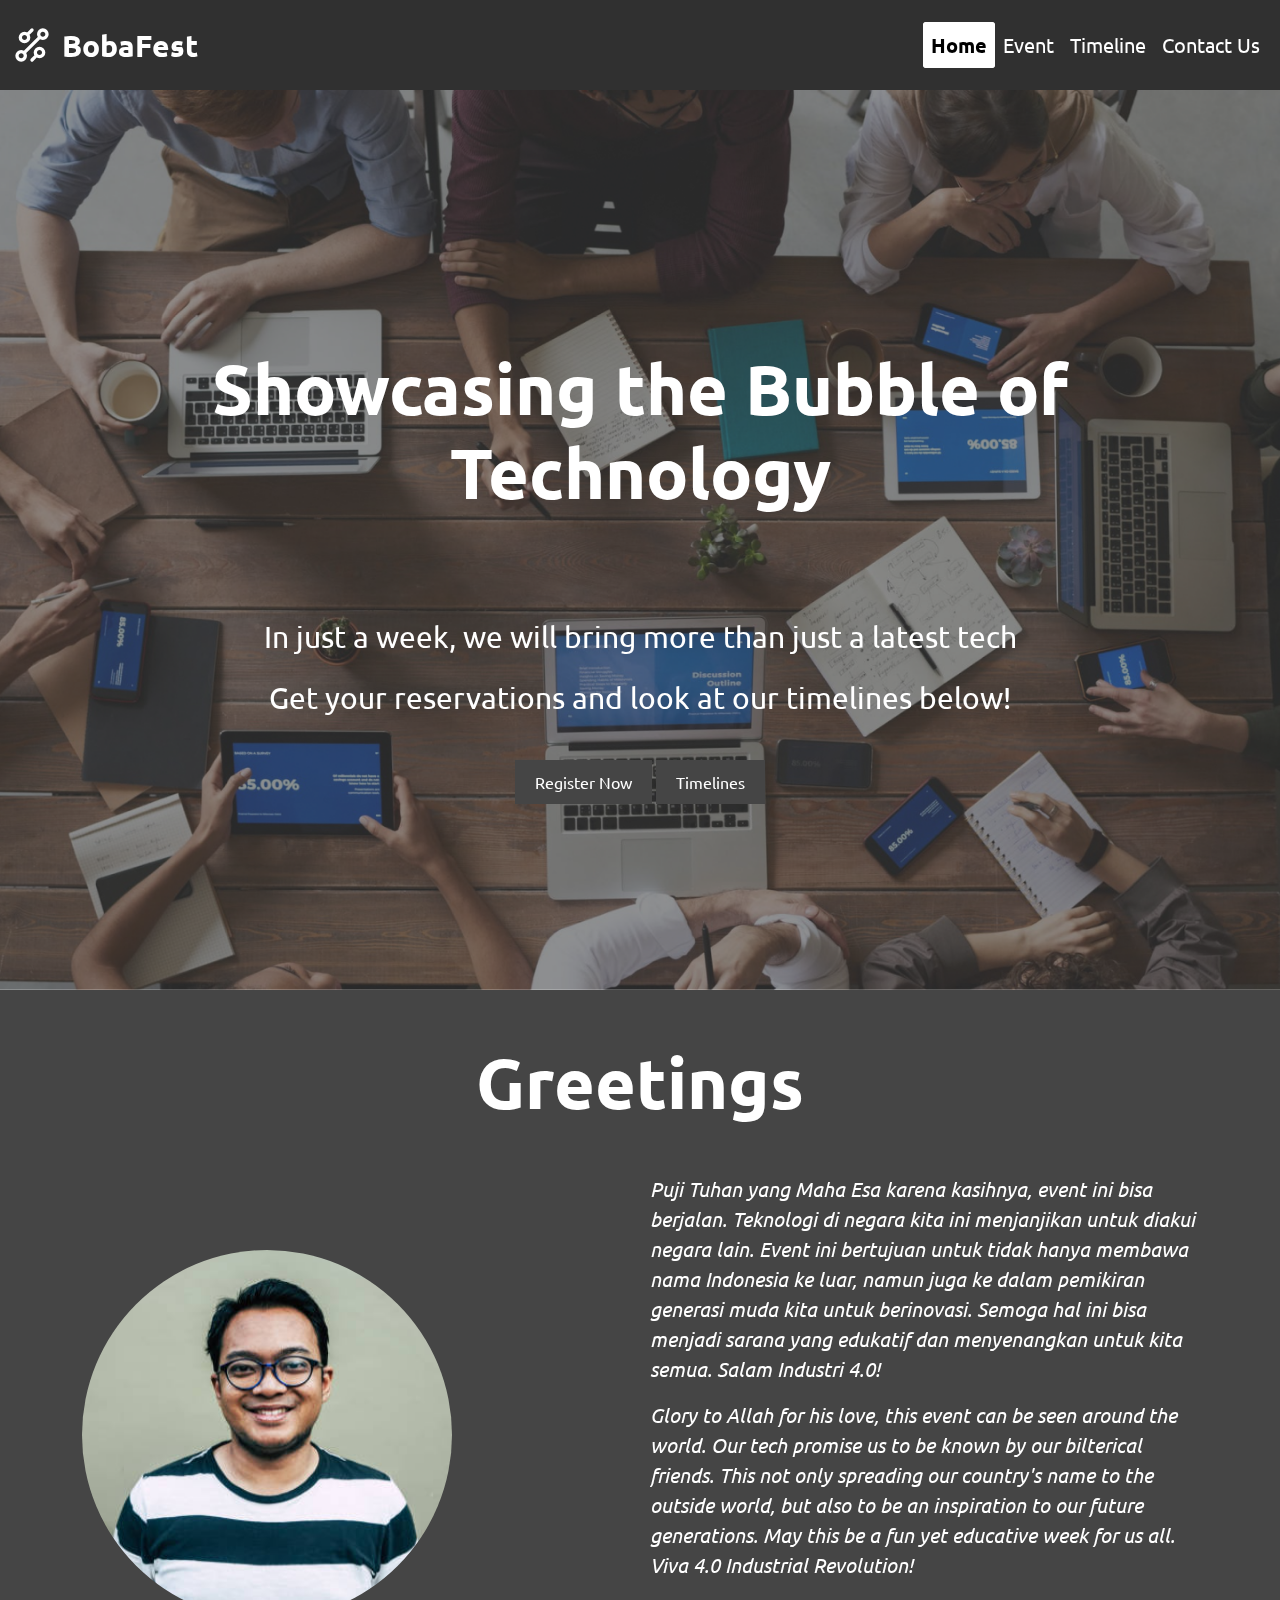
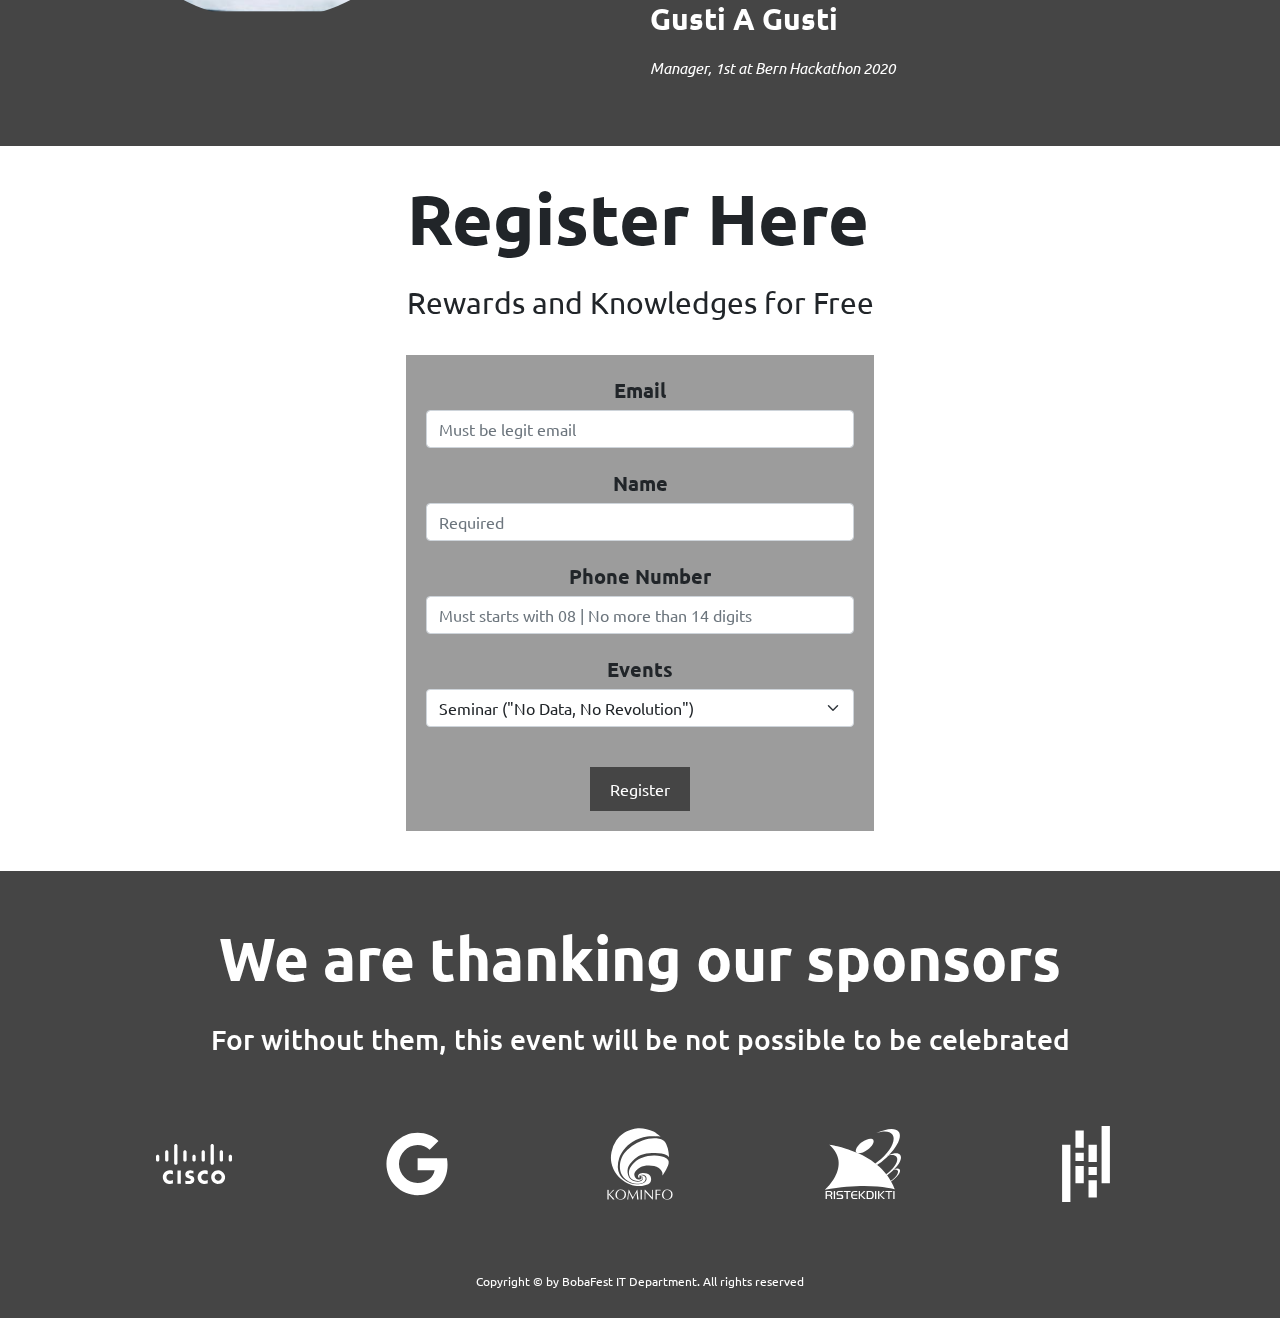
<file: index.html>
<!DOCTYPE html>
<html lang="en">
<head>
  <meta charset="UTF-8">
  <meta http-equiv="X-UA-Compatible" content="IE=edge">
  <meta name="viewport" content="width=device-width, initial-scale=1.0">
  <title>Welcome to Boba Fest</title>

  <link rel="stylesheet" href="css/bootstrap.css">
  <link rel="stylesheet" href="https://cdn.jsdelivr.net/npm/bootstrap-icons@1.3.0/font/bootstrap-icons.css">
  <link rel="stylesheet" href="css/navcss.css">
  <link rel="stylesheet" href="css/indexcss.css">

</head>
<body>
  
  <div class="notif">

  </div>

  <nav class="navbar navbar-expand-sm">
    <div class="container-fluid">
      <a class="navbar-brand" href="index.html">
        <img src="assets/logo.svg" alt="" srcset="">
        <div class="navbar-text">
          <span>BobaFest</span>
        </div>
      </a>      
  
      <button class="navbar-toggler navcustom" type="button" data-bs-toggle="collapse"
        data-bs-target="#navbarSupportedContent" aria-controls="navbarSupportedContent" aria-expanded="false"
        aria-label="Toggle navigation">
        <span class="navi">
          <i class="bi bi-grid"></i>
        </span>
      </button>
  
      <div class="collapse navbar-collapse goright" id="navbarSupportedContent">
        <ul class="navbar-nav navlist ms-auto">
          <li class="nav-item current">
            <a class="nav-link disabled current" href="">Home</a>
          </li>
          <li class="nav-item">
            <a class="nav-link" href="event.html">Event</a>
          </li>
          <li class="nav-item">
            <a class="nav-link" href="timeline.html">Timeline</a>
          </li>
          <li class="nav-item">
            <a class="nav-link" href="contactus.html">Contact Us</a>
          </li>
        </ul>
      </div>
    </div>
  </nav>


  <div class="header">

    <div id="carouselExampleSlidesOnly" class="carousel slide" data-bs-ride="carousel" data-bs-interval="3000">
      <div class="carousel-inner">
        <div class="carousel-item img img1">
          <!-- <img src="assets/landing-carousel-1.png" class="d-block w-100" alt="..."> -->
        </div>
        <div class="carousel-item img img2">
          <!-- <img src="assets/landing-carousel-2.png" class="d-block w-100" alt="..."> -->
        </div>
        <div class="carousel-item active img img3">
          <!-- <img src="assets/landing-carousel-3.png" class="d-block w-100" alt="..."> -->
        </div>
      </div>
    </div>

    <div class="container">
        <div class="row">
          <h1>Showcasing the Bubble of 
            Technology</h1>
          <p>In just a week, we will bring more than just a latest tech</p>
          <p>Get your reservations and look at our timelines below!</p>          
        </div>
        <div class="row mt-4">
          <div class="col-sm-12">
            <button onclick="toRegister()">Register Now</button>
            <a href="timeline.html"><button type="button btn-lg">Timelines</button></a>
          </div>
        </div>
    </div>
  </div>

  <div class="salute">
    <div class="container">

      <div class="row title">
        <h1>Greetings</h1>
      </div>

      <div class="people">
        <div class="image">
          <img src="assets/gusti.svg">
        </div>
        <div class="text">
          <p class="quote" id="indo">Puji Tuhan yang Maha Esa karena kasihnya, event ini bisa berjalan. Teknologi di negara kita ini menjanjikan untuk diakui negara lain. Event ini bertujuan untuk tidak hanya membawa nama Indonesia ke luar, namun juga ke dalam pemikiran generasi muda kita untuk berinovasi. Semoga hal ini bisa menjadi sarana yang edukatif dan menyenangkan untuk kita semua. Salam Industri 4.0!
          </p>
          <p class="quote" id="eng">Glory to Allah for his love, this event can be seen around the world. Our tech promise us to be known by our bilterical friends. This not only spreading our country's name to the outside world, but also to be an inspiration to our future generations. May this be a fun yet educative week for us all. Viva 4.0 Industrial Revolution!</p>
          <p class="author">Gusti A Gusti</p>
          <p class="description">Manager, 1st at Bern Hackathon 2020</p>
        </div>
      </div>

    </div>
  </div>

  <div class="registration" id="registerhere">
    <div class="container">
      <div class="title">
        <h1>Register Here</h1>
        <p>Rewards and Knowledges for Free</p>
      </div>

      <form>
        <!-- Email -->
        <div class="iEmail">
          <label for="" class="form-label">Email</label>
          <input type="email" name="email" id="email" class="form-control" placeholder="Must be legit email" required>      
        </div>

        <!-- Name -->    
        <div class="iName">
          <label for="" class="form-label">Name</label>
          <input type="text" name="name" id="name" class="form-control" placeholder="Required" required>
        </div>    

        <!-- Number -->
        <div class="iNumber">
          <label for="" class="form-label">Phone Number</label>
          <input type="number" name="number" id="number" class="form-control" placeholder="Must starts with 08 | No more than 14 digits" required pattern="08.+" maxlength="14">
        </div>

        <!-- Event -->
        <div class="iEvent">
          <label for="" class="form-label">Events</label>
          <select name="event" id="event" class="form-select">
            <option value="1">Seminar ("No Data, No Revolution")</option>
            <option value="2">Seminar ("IoT : Friendly Inanimate Business Partner")</option>
            <option value="3">Google ("What do We Know About AI Mind Reader")</option>
            <option value="4">Cisco ("From Diagram to Realgram")</option>
            <option value="5">EXPO + Prototype Showcasing</option>
          </select>
        </div>

  
        <!-- Submit -->
        <div class="iSubmit">
          <button type="button" id="submitted">Register</button>
        </div>
      </form>
    </div>
  </div>

  <div class="sponsor">
    <div class="container">
      <div class="row titles">
        <h1>We are thanking our sponsors</h1>
        <h3>For without them, this event will be not possible to be celebrated</h3>
      </div>
      <div class="row sponsorlogo">
        <img src="assets/cisco.svg" alt="">
        <img src="assets/google.svg" alt="">
        <img src="assets/kemenkominfo.svg" alt="">
        <img src="assets/kemenristek.svg" alt="">
        <img src="assets/pandas.svg" alt="">
      </div>
      <div class="row credits">
        <h6>Copyright &copy; by BobaFest IT Department. All rights reserved</h6>
      </div>
    </div>
  </div>

  <script defer src="js/bootstrap.js"></script>
  <script defer src="https://ajax.googleapis.com/ajax/libs/jquery/3.5.1/jquery.min.js"></script>
  <script defer src="js/indexjs.js"></script>
</body>
</html>
</file>
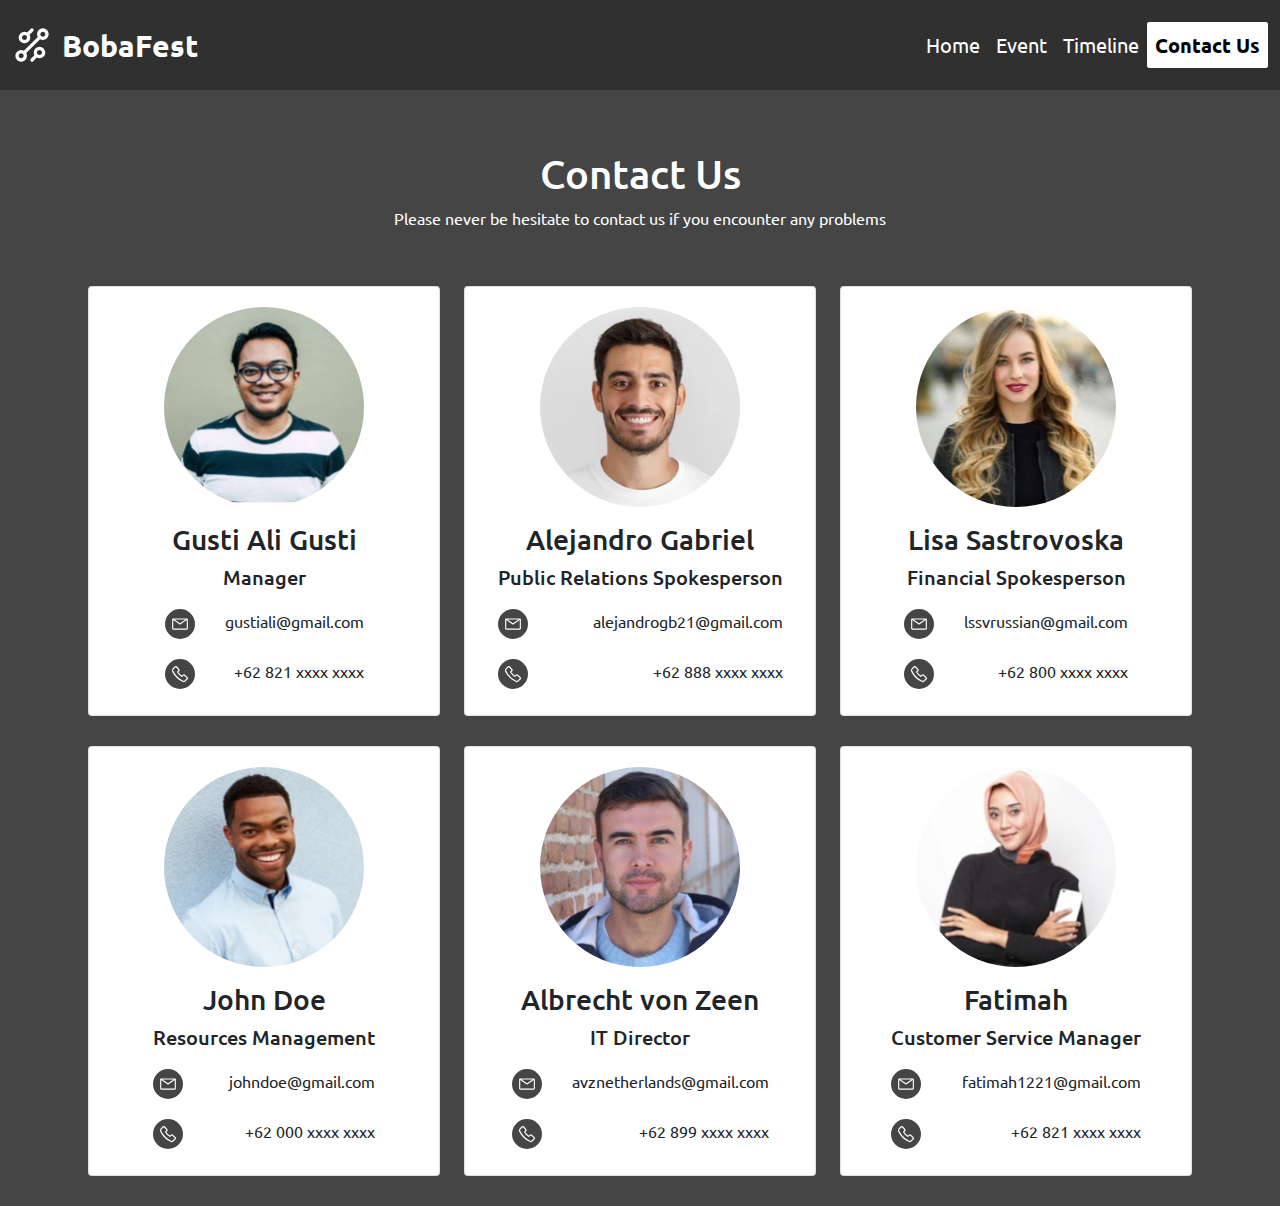
<file: contactus.html>
<!DOCTYPE html>
<html lang="en">
<head>
  <meta charset="UTF-8">
  <meta http-equiv="X-UA-Compatible" content="IE=edge">
  <meta name="viewport" content="width=device-width, initial-scale=1.0">
  <title>Contact Us</title>

  <link rel="stylesheet" href="css/bootstrap.css">
  <link rel="stylesheet" href="css/navcss.css">
  <link rel="stylesheet" href="css/contactuscss.css">
  <link rel="stylesheet" href="https://cdn.jsdelivr.net/npm/bootstrap-icons@1.3.0/font/bootstrap-icons.css">

</head>
<body>
  <nav class="navbar navbar-expand-sm">
    <div class="container-fluid">
      <a class="navbar-brand" href="index.html">
        <img src="assets/logo.svg" alt="" srcset="">
        <div class="navbar-text">
          <span>BobaFest</span>
        </div>
      </a>

      <button class="navbar-toggler navcustom" type="button" data-bs-toggle="collapse"
        data-bs-target="#navbarSupportedContent" aria-controls="navbarSupportedContent" aria-expanded="false"
        aria-label="Toggle navigation">
        <span class="navi">
          <i class="bi bi-grid"></i>
        </span>
      </button>

      <div class="collapse navbar-collapse goright" id="navbarSupportedContent">
        <ul class="navbar-nav navlist ms-auto">
          <li class="nav-item">
            <a class="nav-link" href="index.html">Home</a>
          </li>
          <li class="nav-item">
            <a class="nav-link" href="event.html">Event</a>
          </li>
          <li class="nav-item">
            <a class="nav-link" href="timeline.html">Timeline</a>
          </li>
          <li class="nav-item current">
            <a class="nav-link disabled current" href="#">Contact Us</a>
          </li>
        </ul>
      </div>
    </div>
  </nav>

  <div class="mains">
    <div class="container1">

      <div class="row title">
        <h1>Contact Us</h1>
        <p>Please never be hesitate to contact us if you encounter any problems</p>
      </div>

      <div class="row lists">
        <div class="col">
          <div class="card">
            <img src="assets/gusti.svg" class="card-img-top" alt="...">
            <div class="card-body">
              <h3 class="card-title">Gusti Ali Gusti</h3>
              <h5>Manager</h5>

              <div class="contacts">
                <div class="cl">
                  <img src="assets/mail-logo.svg" alt="" srcset="">
                  <p>gustiali@gmail.com</p>
                </div>

                <div class="cl">
                  <img src="assets/phone-logo.svg" alt="" srcset="">
                  <p>+62 821 xxxx xxxx</p>
                </div>
              </div>

            </div>
          </div>
        </div>

        <div class="col">
          <div class="card">
            <img src="assets/alejandro.svg" class="card-img-top" alt="...">
            <div class="card-body">
              <h3 class="card-title">Alejandro Gabriel</h3>
              <h5>Public Relations Spokesperson</h5>

              <div class="contacts ">
                <div class="cl">
                  <img src="assets/mail-logo.svg" alt="" srcset="">
                  <p>alejandrogb21@gmail.com</p>
                </div>

                <div class="cl">
                  <img src="assets/phone-logo.svg" alt="" srcset="">
                  <p>+62 888 xxxx xxxx</p>
                </div>
              </div>

            </div>
          </div>
        </div>

        <div class="col">
          <div class="card">
            <img src="assets/lisa.svg" class="card-img-top" alt="...">
            <div class="card-body">
              <h3 class="card-title">Lisa Sastrovoska</h3>
              <h5>Financial Spokesperson</h5>

              <div class="contacts">
                <div class="cl">
                  <img src="assets/mail-logo.svg" alt="" srcset="">
                  <p>lssvrussian@gmail.com</p>
                </div>

                <div class="cl">
                  <img src="assets/phone-logo.svg" alt="" srcset="">
                  <p>+62 800 xxxx xxxx</p>
                </div>
              </div>

            </div>
          </div>
        </div>

      </div>

      <div class="row lists">
        <div class="col">
          <div class="card">
            <img src="assets/john.svg" class="card-img-top" alt="...">
            <div class="card-body">
              <h3 class="card-title">John Doe</h3>
              <h5>Resources Management</h5>

              <div class="contacts">
                <div class="cl">
                  <img src="assets/mail-logo.svg" alt="" srcset="">
                  <p>johndoe@gmail.com</p>
                </div>

                <div class="cl">
                  <img src="assets/phone-logo.svg" alt="" srcset="">
                  <p>+62 000 xxxx xxxx</p>
                </div>
              </div>

            </div>
          </div>
        </div>

        <div class="col">
          <div class="card">
            <img src="assets/albrecht.svg" class="card-img-top" alt="notfound">
            <div class="card-body">
              <h3 class="card-title">Albrecht von Zeen</h3>
              <h5>IT Director</h5>

              <div class="contacts ">
                <div class="cl">
                  <img src="assets/mail-logo.svg" alt="" srcset="">
                  <p>avznetherlands@gmail.com</p>
                </div>

                <div class="cl">
                  <img src="assets/phone-logo.svg" alt="" srcset="">
                  <p>+62 899 xxxx xxxx</p>
                </div>
              </div>

            </div>
          </div>
        </div>

        <div class="col">
          <div class="card">
            <img src="assets/fatimah.svg" class="card-img-top" alt="...">
            <div class="card-body">
              <h3 class="card-title">Fatimah</h3>
              <h5>Customer Service Manager</h5>

              <div class="contacts">
                <div class="cl">
                  <img src="assets/mail-logo.svg" alt="" srcset="">
                  <p>fatimah1221@gmail.com</p>
                </div>

                <div class="cl">
                  <img src="assets/phone-logo.svg" alt="" srcset="">
                  <p>+62 821 xxxx xxxx</p>
                </div>
              </div>

            </div>
          </div>
        </div>

      </div>

    </div>
  </div>

  <script src="js/bootstrap.js"></script>

</body>
</html>
</file>
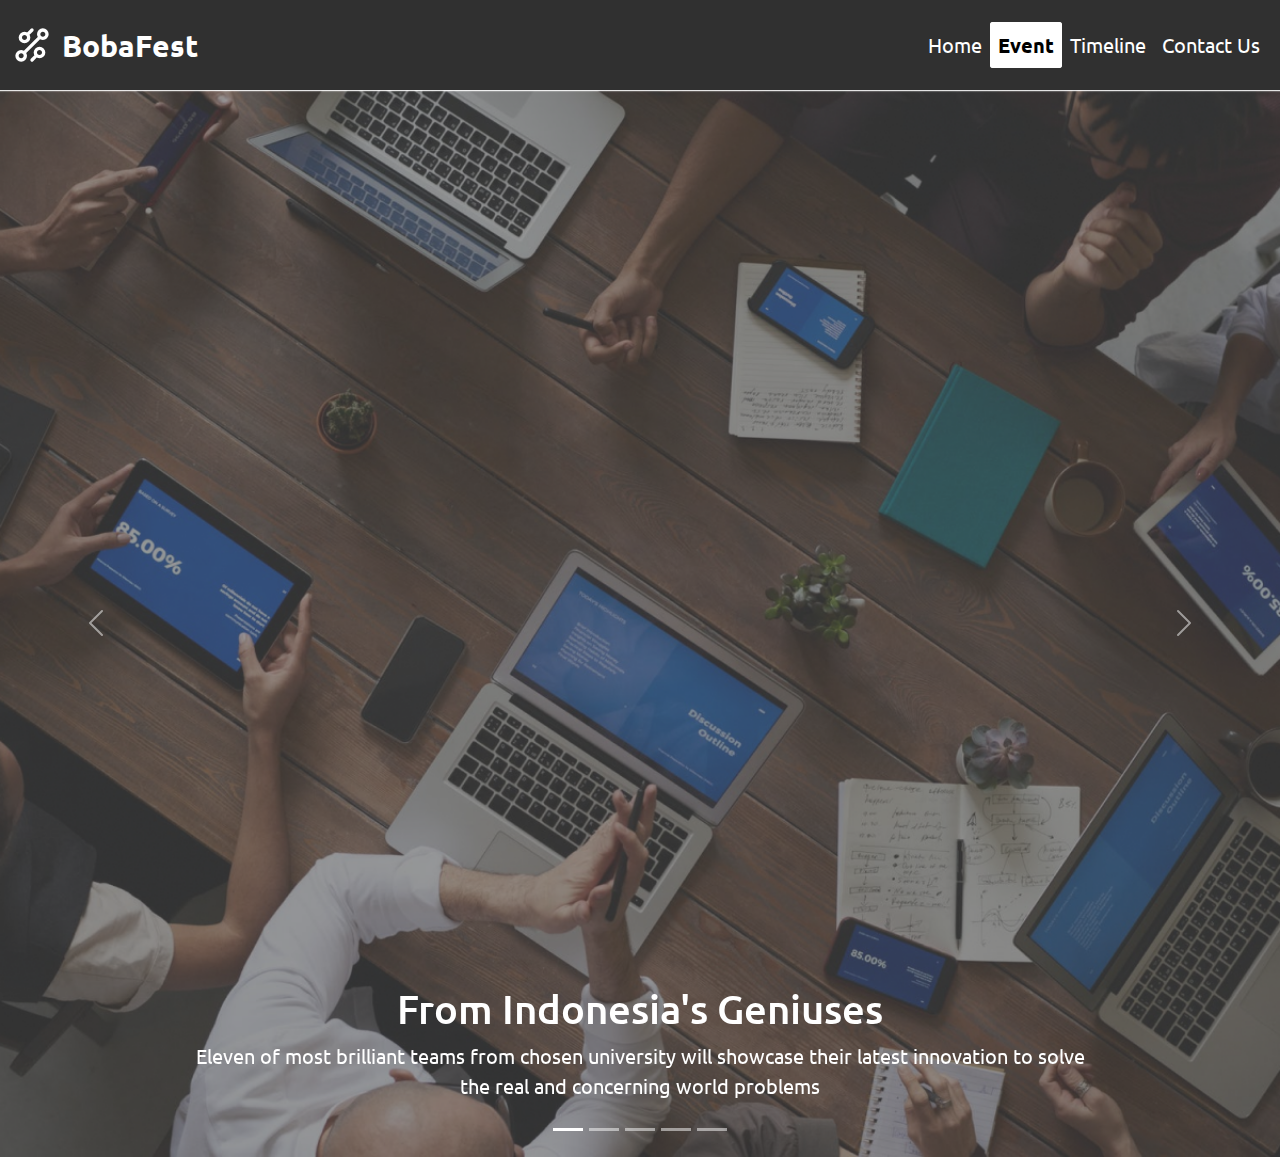
<file: event.html>
<!DOCTYPE html>
<html lang="en">
<head>
  <meta charset="UTF-8">
  <meta http-equiv="X-UA-Compatible" content="IE=edge">
  <meta name="viewport" content="width=device-width, initial-scale=1.0">
  <title>Event</title>

  <link rel="stylesheet" href="https://cdn.jsdelivr.net/npm/bootstrap-icons@1.3.0/font/bootstrap-icons.css">
  <link rel="stylesheet" href="css/bootstrap.css">
  <link rel="stylesheet" href="css/navcss.css">
  <link rel="stylesheet" href="css/eventcss.css">

</head>
<body>



  <nav class="navbar navbar-expand-sm">
    <div class="container-fluid">
      <a class="navbar-brand" href="index.html">
        <img src="assets/logo.svg" alt="" srcset="">
        <div class="navbar-text">
          <span>BobaFest</span>
        </div>
      </a>

      <button class="navbar-toggler navcustom" type="button" data-bs-toggle="collapse"
        data-bs-target="#navbarSupportedContent" aria-controls="navbarSupportedContent" aria-expanded="false"
        aria-label="Toggle navigation">
        <span class="navi">
          <i class="bi bi-grid"></i>
        </span>
      </button>

      <div class="collapse navbar-collapse goright" id="navbarSupportedContent">
        <ul class="navbar-nav navlist ms-auto">
          <li class="nav-item">
            <a class="nav-link" href="index.html">Home</a>
          </li>
          <li class="nav-item current">
            <a class="nav-link disabled current" href="event.html">Event</a>
          </li>
          <li class="nav-item">
            <a class="nav-link" href="timeline.html">Timeline</a>
          </li>
          <li class="nav-item">
            <a class="nav-link" href="contactus.html">Contact Us</a>
          </li>
        </ul>
      </div>
    </div>
  </nav>

  <div class="events">
    <div id="carouselExampleCaptions" class="carousel slide" data-bs-ride="carousel" data-bs-interval="false">
      <div class="carousel-indicators">
        <button type="button" data-bs-target="#carouselExampleCaptions" data-bs-slide-to="0" class="active" aria-current="true" aria-label="Slide 1"></button>
        <button type="button" data-bs-target="#carouselExampleCaptions" data-bs-slide-to="1" aria-label="Slide 2"></button>
        <button type="button" data-bs-target="#carouselExampleCaptions" data-bs-slide-to="2" aria-label="Slide 3"></button>
        <button type="button" data-bs-target="#carouselExampleCaptions" data-bs-slide-to="3" aria-label="Slide 4"></button>
        <button type="button" data-bs-target="#carouselExampleCaptions" data-bs-slide-to="4" aria-label="Slide 5"></button>
      </div>
      <div class="carousel-inner">
        <div class="carousel-item active">
          <img src="assets/event-1.png" class="d-block w-100" alt="...">
          <div class="carousel-caption d-none d-md-block">
            <h5>From Indonesia's Geniuses</h5>
            <p>Eleven of most brilliant teams from chosen university will showcase their latest innovation to solve the real and concerning world problems</p>
          </div>
        </div>
        <div class="carousel-item">
          <img src="assets/event-2.png" class="d-block w-100" alt="...">
          <div class="carousel-caption d-none d-md-block">
            <h5>Speaking from the leading company</h5>
            <p>What have they done to the world and what do we know about it</p>
          </div>
        </div>
        <div class="carousel-item">
          <img src="assets/event-3.png" class="d-block w-100" alt="...">
          <div class="carousel-caption d-none d-md-block">
            <h5>Exhibition</h5>
            <p>Anyone from all age and interest are welcomed to give or receive minds to and from the participants. Public participation is the key of innovation</p>
          </div>
        </div>
        <div class="carousel-item">
          <img src="assets/event-4.png" class="d-block w-100" alt="...">
          <div class="carousel-caption d-none d-md-block">
            <h5>"IoT : Friendly Inanimate Business Partner"</h5>
            <p>Discover on how IoT can be used to be as accurate salesman, detailed analyst, and even creative CEO</p>
          </div>
        </div>
        <div class="carousel-item">
          <img src="assets/event-5.png" class="d-block w-100" alt="...">
          <div class="carousel-caption d-none d-md-block">
            <h5>"No Data : No Revolution"</h5>
            <p>Datas, Benefits, and overcoming the limits of our storage. Here, Nancy Shimari will peel of the gaps between data and minds and how industry 4.0 still stuck at rock bottom.</p>
          </div>
        </div>
      </div>
      <button class="carousel-control-prev" type="button" data-bs-target="#carouselExampleCaptions" data-bs-slide="prev">
        <span class="carousel-control-prev-icon" aria-hidden="true"></span>
        <span class="visually-hidden">Previous</span>
      </button>
      <button class="carousel-control-next" type="button" data-bs-target="#carouselExampleCaptions" data-bs-slide="next">
        <span class="carousel-control-next-icon" aria-hidden="true"></span>
        <span class="visually-hidden">Next</span>
      </button>
    </div>
  </div>
  <div class="downdesc">
    <div class="container">
      <div class="row" id="mobiletitle">
        <h1>From Indonesia's Geniuses</h1>
      </div>
      <div class="row" id="mobiledesc">
        <p>Eleven of most brilliant teams from chosen university will showcase their latest innovation to solve the real and concerning world problems</p>
      </div>
    </div>
  </div>

  <script src="js/bootstrap.js"></script>
  <script defer src="https://ajax.googleapis.com/ajax/libs/jquery/3.5.1/jquery.min.js"></script>
  <script defer src="js/eventjs.js"></script>
</body>
</html>
</file>
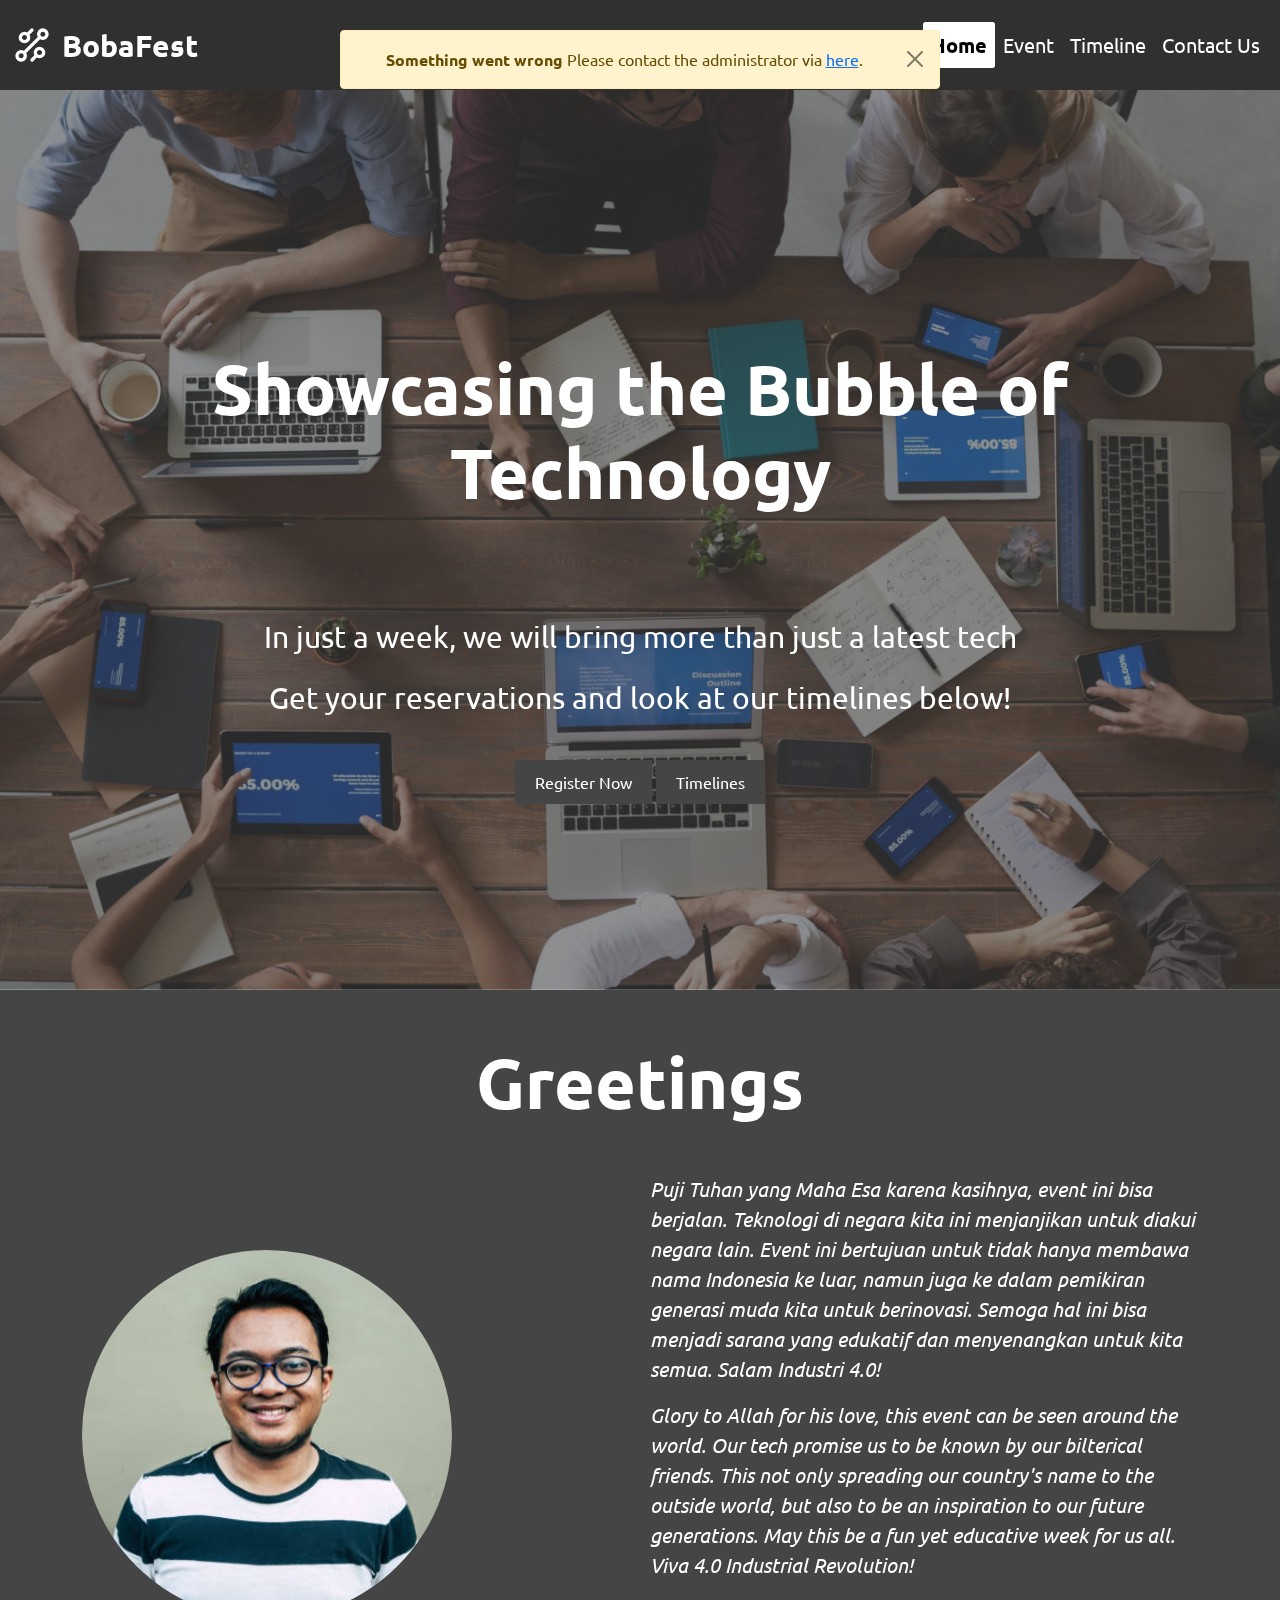
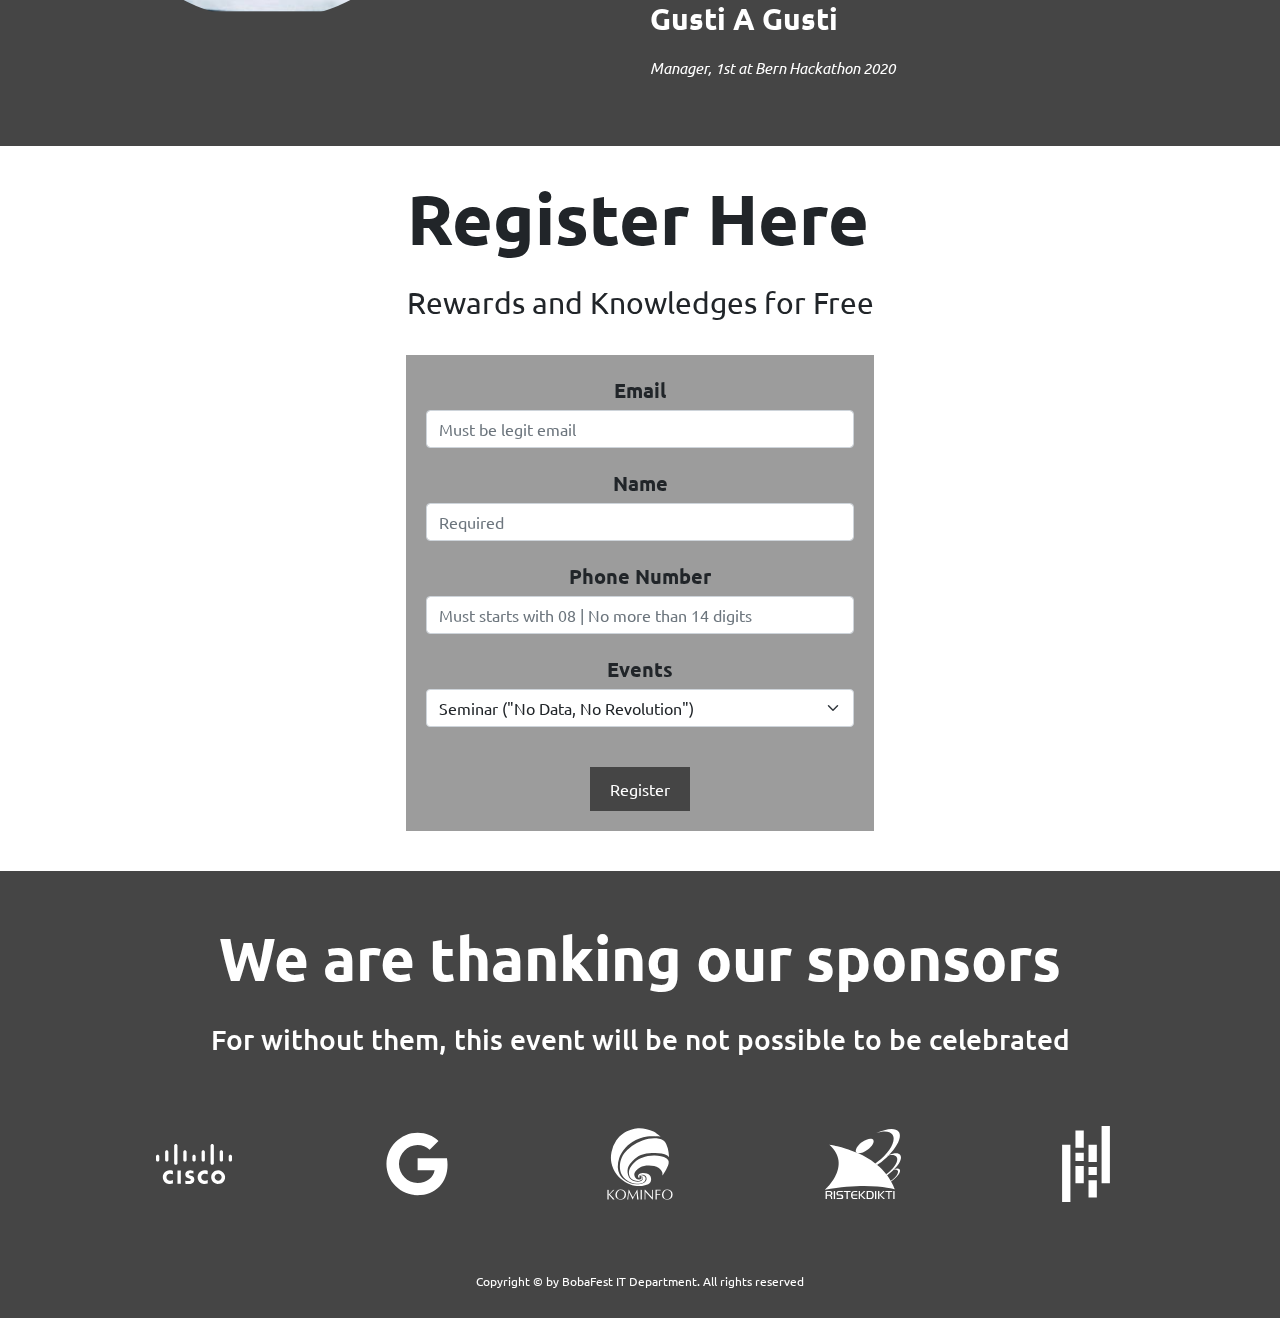
<file: thankyou.html>
<!DOCTYPE html>
<html lang="en">
<head>
  <meta charset="UTF-8">
  <meta http-equiv="X-UA-Compatible" content="IE=edge">
  <meta name="viewport" content="width=device-width, initial-scale=1.0">
  <title>Thank You</title>

  <script defer src="js/bootstrap.js"></script>
  <script defer src="https://ajax.googleapis.com/ajax/libs/jquery/3.5.1/jquery.min.js"></script>
  <script defer src="js/indexjs.js"></script>

  <script defer src="js/qrcode.js"></script>
  <script defer src="js/particles.js"></script>
  <script defer src="js/thankyoujs.js"></script>
  

  <link rel="stylesheet" href="css/bootstrap.css">
  <link rel="stylesheet" href="https://cdn.jsdelivr.net/npm/bootstrap-icons@1.3.0/font/bootstrap-icons.css">
  <link rel="stylesheet" href="css/navcss.css">
  <link rel="stylesheet" href="css/thankyoucss.css">


</head>
<body>
  <nav class="navbar navbar-expand-sm">
    <div class="container-fluid">
      <a class="navbar-brand" href="index.html">
        <img src="assets/logo.svg" alt="" srcset="">
        <div class="navbar-text">
          <span>BobaFest</span>
        </div>
      </a>

      <button class="navbar-toggler navcustom" type="button" data-bs-toggle="collapse"
        data-bs-target="#navbarSupportedContent" aria-controls="navbarSupportedContent" aria-expanded="false"
        aria-label="Toggle navigation">
        <span class="navi">
          <i class="bi bi-grid"></i>
        </span>
      </button>

      <div class="collapse navbar-collapse goright" id="navbarSupportedContent">
        <ul class="navbar-nav navlist ms-auto">
          <li class="nav-item">
            <a class="nav-link" href="index.html">Home</a>
          </li>
          <li class="nav-item">
            <a class="nav-link" href="event.html">Event</a>
          </li>
          <li class="nav-item">
            <a class="nav-link" href="timeline.html">Timeline</a>
          </li>
          <li class="nav-item">
            <a class="nav-link" href="contactus.html">Contact Us</a>
          </li>
        </ul>
      </div>
    </div>
  </nav>

  <div class="header">

    <div id="particles-js"></div>

    <div class="container">
      <div class="row ups">
        <h1>Thank You :)</h1>
        <h4>Kindly screenshot this page for the re-registeration</h4>        
      </div>
      
      <div class="row receipt">
        <div class="receipt-header">
          <h5>Serial Number</h5>
          <h3></h3>
        </div>
        <hr>
        <div class="receipt-detail">

          <div class="rd" id="rd-id">
            <div class="rd-inside">
              <h4>ID Number</h4>
            </div>
            <div class="rd-inside contents">
              <h4>aa@aa.com</h4>
            </div>
          </div>
          
          <div class="rd" id="rd-email">
            <div class="rd-inside">
              <h4>Email</h4>
            </div>
            <div class="rd-inside contents">
              <h4>aa@aa.com</h4>
            </div>
          </div>

          <div class="rd" id="rd-phone">
            <div class="rd-inside">
              <h4>Phone</h4>
            </div>
            <div class="rd-inside contents">
              <h4>aa@aa.com</h4>
            </div>
          </div>

          <div class="row qrcode" id="qrcode">
            <p>Or you can use this QR Code to register</p>
          </div>

        </div>

        

      </div>



    </div>
  </div>


</body>
</html>
</file>
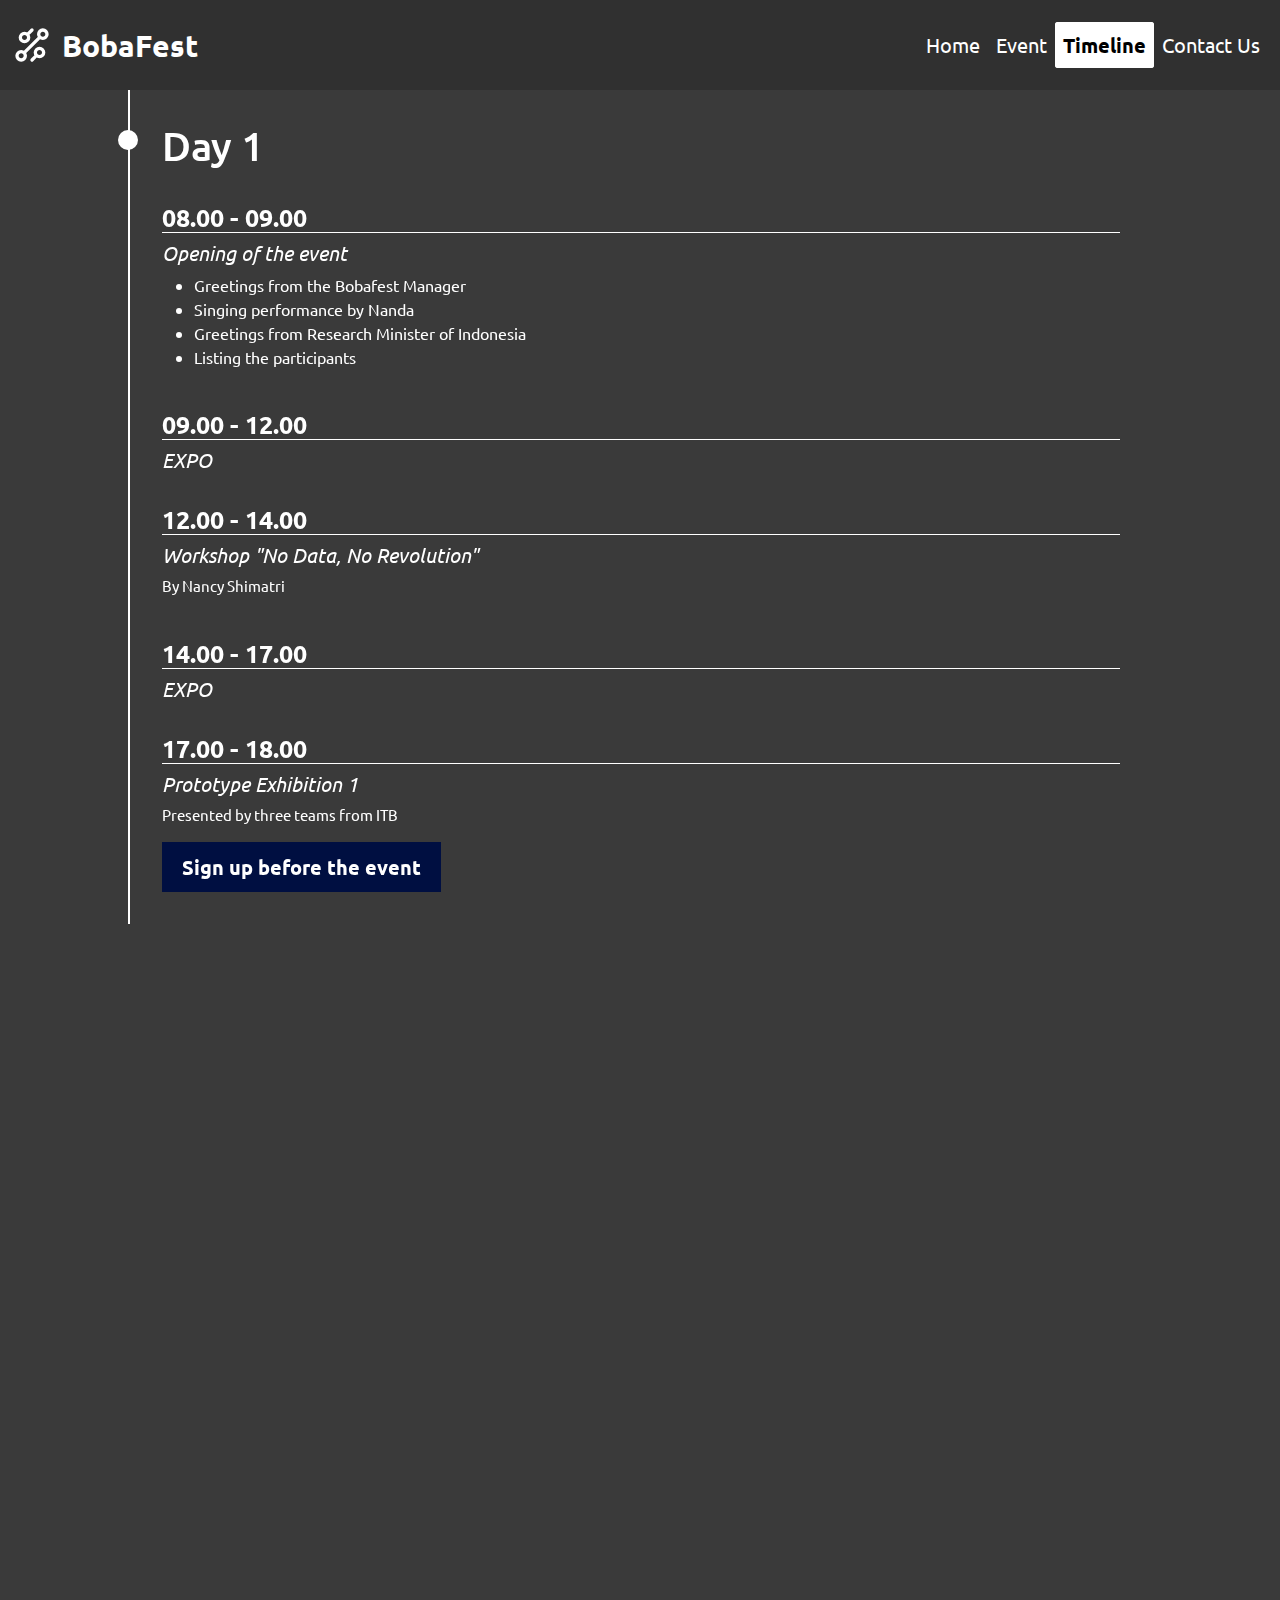
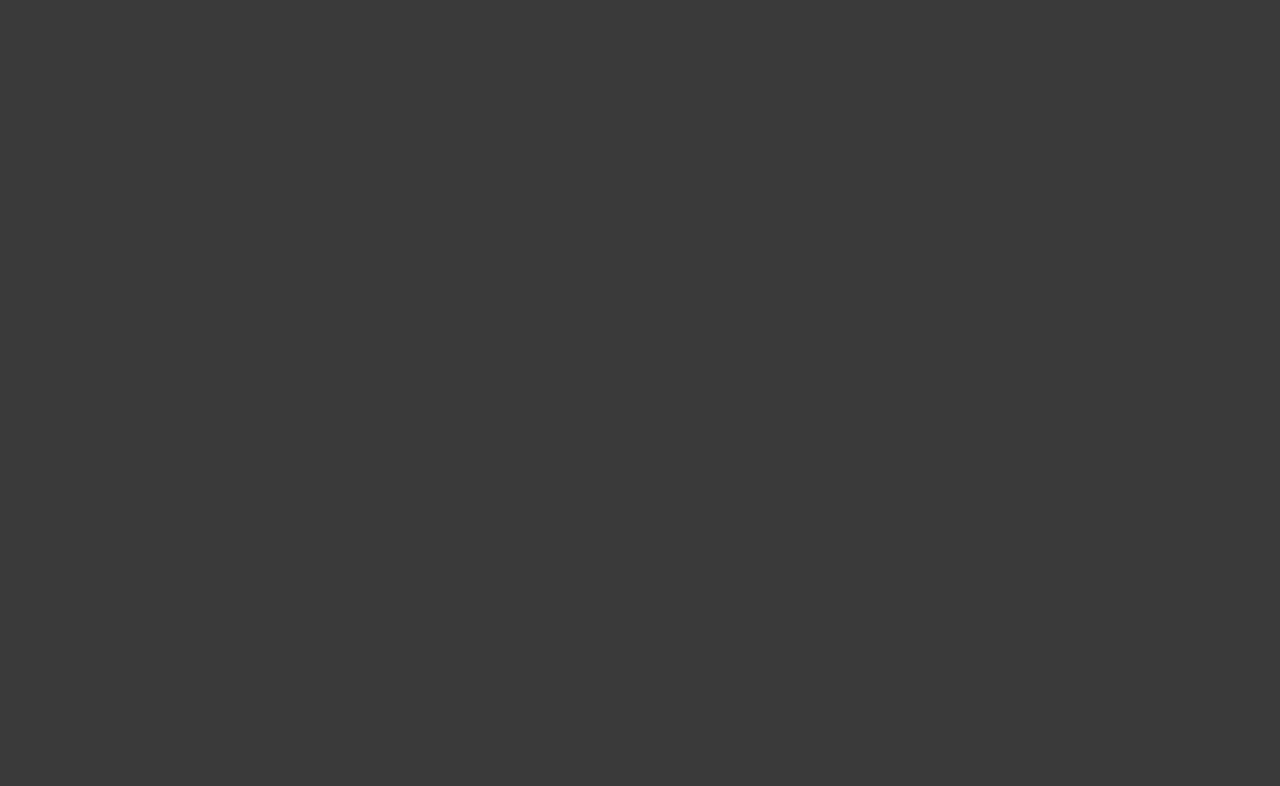
<file: timeline.html>
<!DOCTYPE html>
<html lang="en">

<head>
  <meta charset="UTF-8">
  <meta http-equiv="X-UA-Compatible" content="IE=edge">
  <meta name="viewport" content="width=device-width, initial-scale=1.0">
  <title>Timeline</title>

  <link rel="stylesheet" href="css/navcss.css">
  <link rel="stylesheet" href="css/bootstrap.css">
  <link rel="stylesheet" href="css/timelinecss.css">
  <link rel="stylesheet" href="https://cdn.jsdelivr.net/npm/bootstrap-icons@1.3.0/font/bootstrap-icons.css">
  <link href="https://unpkg.com/aos@2.3.1/dist/aos.css" rel="stylesheet">

</head>

<body>
  <nav class="navbar navbar-expand-sm">
    <div class="container-fluid">
      <a class="navbar-brand" href="index.html">
        <img src="assets/logo.svg" alt="" srcset="">
        <div class="navbar-text">
          <span>BobaFest</span>
        </div>
      </a>

      <button class="navbar-toggler navcustom" type="button" data-bs-toggle="collapse"
        data-bs-target="#navbarSupportedContent" aria-controls="navbarSupportedContent" aria-expanded="false"
        aria-label="Toggle navigation">
        <span class="navi">
          <i class="bi bi-grid"></i>
        </span>
      </button>

      <div class="collapse navbar-collapse goright" id="navbarSupportedContent">
        <ul class="navbar-nav navlist ms-auto">
          <li class="nav-item">
            <a class="nav-link" href="index.html">Home</a>
          </li>
          <li class="nav-item">
            <a class="nav-link" href="event.html">Event</a>
          </li>
          <li class="nav-item current">
            <a class="nav-link disabled current" href="timeline.html">Timeline</a>
          </li>
          <li class="nav-item">
            <a class="nav-link" href="contactus.html">Contact Us</a>
          </li>
        </ul>
      </div>
    </div>
  </nav>

  <div class="timeline">
    <div class="inside" data-aos="fade-down">
      <h1>Day 1</h1>
      <br>
      <h4>08.00 - 09.00</h4>
      <h5>Opening of the event</h5>
      <ul>
        <li>Greetings from the Bobafest Manager</li>
        <li>Singing performance by Nanda</li>
        <li>Greetings from Research Minister of Indonesia</li>
        <li>Listing the participants</li>
      </ul>

      <br>
      <h4>09.00 - 12.00</h4>
      <h5>EXPO</h5>

      <br>
      <h4>12.00 - 14.00</h4>
      <h5>Workshop "No Data, No Revolution"</h5>
      <p>By Nancy Shimatri</p>

      <br>
      <h4>14.00 - 17.00</h4>
      <h5>EXPO</h5>

      <br>
      <h4>17.00 - 18.00</h4>
      <h5>Prototype Exhibition 1</h5>
      <p>Presented by three teams from ITB</p>

      <a href="index.html#registerhere"><button type="submit" class="b1">Sign up before the event</button></a>

    </div>

    <div class="inside" data-aos="fade-down">
      <h1>Day 2</h1>
      <br>
      <h4>09.00 - 11.00</h4>
      <h5>Prototype Exhibition 2</h5>
      <p>Presented by three teams from Bina Nusantara University</p>

      <br>
      <h4>11.00 - 14.00</h4>
      <h5>EXPO</h5>

      <br>
      <h4>14.00 - 16.00</h4>
      <h5>IoT : Friendly Inanimate Business Partner</h5>
      <p>By Naomi Krieger Canny</p>

      <br>
      <h4>16.00 - 18.00</h4>
      <h5>Cisco Indonesia Presents : Diagram to Realgram</h5>
      <p>By Cisco Indonesia Networking Team</p>
    </div>

    <div class="inside" data-aos="fade-down">
      <h1>Day 3</h1>
      <br>
      <h4>08.00 - 11.00</h4>
      <h5>Prototype Exhibition 3</h5>
      <p>Presented by five teams from Universitas Indonesia and Universitas Gajah Mada</p>

      <br>
      <h4>11.00 - 13.00</h4>
      <h5>EXPO</h5>

      <br>
      <h4>13.00 - 15.00</h4>
      <h5>Telepathy : What do We Know About AI Mind Reader</h5>
      <p>Presented by Google Indonesia</p>

      <br>
      <h4>15.00 - 17.00</h4>
      <h5>Are We "Gaptek" Enough to Not Innovate?</h5>
      <p>Speaker : Informatics and Communication Minister of Indonesia</p>

      <br>
      <h4>17.00 - 21.00</h4>
      <h5>Closing of Boba Fest</h5>
      <ul>
        <li>Appreciation for Prototype Teams</li>
        <li>Thank you from sponsors</li>
        <li>Words from experts</li>
        <li>Doorprize</li>
        <li>Farewell</li>
      </ul>

    </div>
  </div>


  <script src="js/bootstrap.js"></script>
  <script src="https://unpkg.com/aos@2.3.1/dist/aos.js"></script>
  <script src="js/mainjs.js"></script>

</body>

</html>
</file>
<file: css/navcss.css>
@import url('https://fonts.googleapis.com/css2?family=Ubuntu:ital,wght@0,300;0,400;0,500;0,700;1,300;1,400;1,500;1,700&display=swap');


*{
  font-family: ubuntu;
}

nav{
  overflow-y: hidden;
  width: 100%;
  height: 10vh;
  text-decoration: none;
  font-size: 20px;
  background-color: rgba(48, 48, 48);
  color: white;
}

nav .nav-link, .navbar-brand{
  text-decoration: none !important;
  color: white;

}

.current{
  background-color: white;
  border-radius: 3px;
}

.disabled{
  color: black !important;
  font-weight: bold;
}

nav .navbar-brand{
  display: flex;
  justify-content: space-between;
  align-items: center;
  padding: 0px
}

nav .navbar-brand img{
  width: 40px;
  height: 40px;
  margin-right: 10px;
}

nav .navbar-text{
  font-weight: bolder;
  font-size: 30px;
}

nav .navbar-brand:hover{
  color: white;
}

nav .navbar-toggler{
  outline: none;
  box-shadow: none;
}

nav .navbar-toggler:focus{
  outline: none;
  box-shadow: none;
}

nav .navbar-toggler span{
  color: white;
}

nav .nav-item{
  transition-duration: 500ms;

}

nav .nav-item:hover{
  transform: translateY(-5px);
  transition-duration: 500ms;

}

nav .current:hover{
  transform: none !important;
}

nav .nav-item a:hover{
  color: rgb(0, 141, 177);
}

nav .navbar-toggler {
  padding: 10px 20px 10px 20px;
}
</file>
<file: css/indexcss.css>
*{
    
    overflow-x: hidden;
}

body{
    scrollbar-width: 0px;
    width: 100%;
    height: 100%;
}

body::-webkit-scrollbar{
    display: none;
}

@keyframes slidings {
    from{
        opacity: 0;
    }
    to{
        opacity: 1;
    }
}

.alert{
    
    width: 600px;
    text-align: center;
    left: calc(50% - 300px);
    top: 30px;

    margin: auto;
    position: fixed;
    z-index: 90;

    animation: slidings 500ms;

}

.header{
    display: flex;
    justify-content: center;
    align-items: center;
    position: relative;
    width: 100%;
    height: 100vh;
}

.carousel{
    z-index: -5;
    position: absolute;
    width: 100%;
    height: 100vh;
}

.carousel-inner{
    height: 100%;
}

.header .container {
    margin-top: 70px;
    color: #fff;
    text-align: center;

}

.container h1{
    font-weight: bold;
    margin-bottom: 100px;
    font-size: 70px;
}

.container p{
    font-size: 30px;
}

.container:nth-child(2){
    align-items: center;
    
}

.container button{
    padding: 10px 20px;
    outline: none;
    background-color: #454545;
    color: white;
    border: none;
}

.container:nth-child(2) button:nth-child(2){
    background-color: #4545453d;
    border: 1px solid black;
    margin-left: 50px;
}

/* Imagery */

.img{
    width: 100%;
    height: 100%;
    background-repeat: no-repeat;
    background-size: cover;

}

.img1{
    background-image: url("../assets/landing-carousel-1.png");
}
.img2{
    background-image: url("../assets/landing-carousel-2.png");
}
.img3{
    background-image: url("../assets/landing-carousel-3.png");
}

.salute{
    width: 100%;
    background-color: #454545;
    color: white;
    position: relative;
}

.salute .container{
    margin-top: 50px;

}

/* Peoples */
.salute .title{
    text-align: center;
}

.salute .title h1{
    margin-bottom: 50px;
}
.salute .title p{
    font-size: 15px;
    margin-top: 10px;
    margin-bottom: 50px;
}

.people .image{
    margin-right: 20px;
    width: 100%;
    height: 100%;
}

.salute .people .text{
    width: 100%;
    height: 100%;
    position: relative;
}

.salute .people{
    display: flex;
    align-items: center;
    justify-content: center;
    margin-bottom: 50px;

}

.salute .people .quote{
    font-size: 20px;
    font-style: italic;
}

.salute .people .author{
    font-size: 30px;
    font-weight: bold;
}

.salute .people .description{
    font-size: 15px;
    font-style: italic;

}

/* End of Imagery */

/* Regis */

.registration{
    margin-top: 30px;
}

.registration .container{
    display: flex;
    justify-content: center;
    align-items: center;
    flex-direction: column;
    
}

.registration .title h1{
    margin-bottom: 20px;
}

.registration .title p{
    margin-bottom: 30px;
}

.registration form{
    
    background-color: #9c9c9c;

    padding: 20px 20px;
    margin-bottom: 40px;
    display: flex;
    flex-direction: column;
    justify-content: center;
    align-items: center;

}

.iName, .iEmail, .iNumber, .iEvent{
    text-align: center;
    margin-bottom: 20px;
    width: 100%;
}

.registration form label{
    margin-bottom: 0px;
    font-size: 20px;
    font-weight: bold;
}

.registration form .iSubmit{
    margin-top: 20px;
    margin-bottom: 0px;
    
}

.registration form .iSubmit button{
    width: 100px;
    
}

.sponsor{
    background-color: #454545;
}

.sponsor .container{
    display: flex;
    flex-direction: column;
    justify-content: center;
    align-items: center;
    text-align: center;
    color: white;
}

.sponsor h1{
    font-size: 60px;
    margin-bottom: 30px;
    
}
.sponsor .titles{
    margin-top: 50px;
    margin-bottom: 50px;
}

.sponsor .container .sponsorlogo{
    display: flex;
    align-items: center;
    justify-content: space-around;
    margin-bottom: 60px;
    width: 100%;
}

.sponsorlogo img{
    width: 100px;
    height: 100px;
    
}

.sponsor h6{
    font-style: normal;
    font-weight: normal;
    font-size: 12px;
    margin-bottom: 30px;
}


@media screen and (max-width: 575px){

    nav{
        height: 100%;
    }
    
    .header{
        height: auto;
    }
}

@media screen and (max-width: 992px){
    .header h1{
        font-size: 50px;
        margin-bottom: 20px;
    }

    .header .carousel{
        height: 100%;
    }
    
    .header .container .row{
        margin-bottom: 40px;
    }

    .people{
        flex-direction: column !important;
        align-items: center;
    }

    .people .image{
        display: flex;
        align-items: center !important;
        justify-content: center !important;
        
    }

    .people .text{
        text-align: center;
    }
}
</file>
<file: css/contactuscss.css>
body{
  background-color: #454545;
}

.container1 .title{
  margin-bottom: 40px;
  color: #fff;

}

.container1 .row{
  display: flex;
  align-items: center;
  text-align: center;

}

.container1 .lists{
  justify-content: space-around;
}

.mains{
  margin-top: 60px;
  display: flex;
  align-items: center;
  justify-content: center;
}

.lists{
  display: flex;
  justify-content: space-around;
  align-items: center;

  margin-bottom: 30px;
}

.card{
  height: 430px;
  display: flex;
  justify-content: center;
  flex-direction: column;
  align-items: center;
  width: 22rem;
  padding-top: 30px;
}

.card img{
  width: 200px;
  height: 200px;
  
  
}

.contacts{
  margin-top: 20px;
  display: flex;
  justify-content: center;
  flex-direction: column;
}

.contacts .cl {
  display: flex;
  justify-content: space-between;
  margin-bottom: 10px;
}

.contacts .cl img{
  width: 30px;
  height: 30px;
}

.contacts .cl p{
  margin-left: 30px;
}

@media (max-width: 1150px){
  .lists{
    flex-direction: column;
    align-items: center !important;
    justify-content: center !important;

    left: 50%;
    margin-bottom: 0px;
  }

  .col{
    display: flex;
    justify-content: center;

    margin-bottom: 50px;
  }
}

@media screen and (max-width: 575px){
  nav{
      height: 100%;
  }
  
  .header{
      height: auto;
  }
}
</file>
<file: css/eventcss.css>
body{
  background: #454545;
}

.carousel{
  width: 100%;
  height: 100%;
}

.carousel h5{
  font-size: 40px;
}

.carousel p{
  font-size: 20px;
}

.downdesc{
  display: none;
}

@media screen and (max-width: 575px){


  nav{
      height: 100%;
  }
  
  .header{
      height: auto;
  }

}

@media screen and (max-width: 767.5px){

  .downdesc{

    margin-top: 20px;
    margin-bottom: 20px;

    display: flex;
    align-items: center;
    text-align: center;
    color: #fff;
  }

}
</file>
<file: css/thankyoucss.css>
.header{
  color: #ffffff;
  width: 100%;
  height: 90vh;

  display: flex;
  justify-content: center;
  align-items: center;

}

.container{
  height: 100%;
  margin-top: 150px;
  display: flex;
  justify-content: center;
  align-items: center;
  flex-direction: column;
}

.row{
  text-align: center;
}

.row h1{
  font-size: 80px;
}

.container .ups{
  margin-bottom: 50px;
}

.receipt{
  padding: 10px 30px;
  border: 1px solid black;
  background-color: #7a7a7a;
}

.receipt .receipt-header{
  font-weight: bolder;
  
}
.receipt .receipt-header h3{
  font-weight: bolder;
  font-size: 40px
}

.receipt .receipt-detail{
  display: flex;
  flex-direction: column;
  align-items: center;
  height: 100%;

}

.receipt-detail .rd{
  display: flex;
  flex-direction: row;
  justify-content: space-between;
  width: 100%;
  
}

#particles-js{
  position: absolute;
  width: 100%;
  height: 200%;
  background-color: #454545;
  z-index: -5;
}

.ups{
  color: whitesmoke;
}

#qrcode{
  margin-top: 10px;
  margin-bottom: 30px;
  display: flex;
  justify-content: center;
  align-items: center;
}

#qrcode p{
  font-size: 20px;
}

#qrcode img{
  width: 250px;
  height: 250px;
  margin-bottom: 20px;
}

@media screen and (max-width: 630px){
  nav{
      height: 100%;
  }
  
  .header{
      height: auto;
  }

  #qrcode img{
    width: 120px;
    height: 120px;
  }

  .receipt .receipt-header h3{
    font-weight: bolder;
    font-size: 30px
  }

  .container{
    width: 80%;
  }

}
</file>
<file: css/timelinecss.css>
/* Source : https://codepen.io/NielsVoogt/pen/MbMMxv/ */

body{
  background-color: rgb(58, 58, 58);
}

.timeline{
  z-index: 8;
  max-width: 80%;
  margin: 0 auto;
}


.inside{
  padding: 2em;
  position: relative;
  border-left: 2px solid rgb(255, 255, 255);

  color: white;

}

.timeline:last-child{
  padding: 2em;
  position: relative;
  border-left: 2px linear-gradient(to-bottom, rgba(255, 255, 255, 100%), rgba(255, 255, 255, 0%) 1 100%);

  color: white;

}

.inside::after{
  content: "";
  width: 20px;
  height: 20px;
  position: absolute;
  border: 2px solid rgb(255, 255, 255);
  border-radius: 20px;

  background: rgb(255, 255, 255);
  top: 2.5em;
  left: -0.72em;
}

/* Timeline child */

.timeline a{
  z-index: 12;
}

.timeline .b1{
  height: 100%;
  padding: 10px 20px;
  background-color: rgb(0, 15, 65);
  color: white;
  font-size: 20px;
  font-weight: bold;
  border: none;

}

.timeline h4{
  font-size: 25px;
  font-weight: bold;
  border-bottom: 1px solid white;
}

.timeline h5{
  font-size: 20px;
  font-weight: medium;
  font-style: italic;
}

.timeline p{
  font-size: 15px;
  font-weight: normal;
  
}

@media screen and (max-width: 575px){

  nav{
      height: 100%;
  }
  
  .header{
      height: auto;
  }
}
</file>
